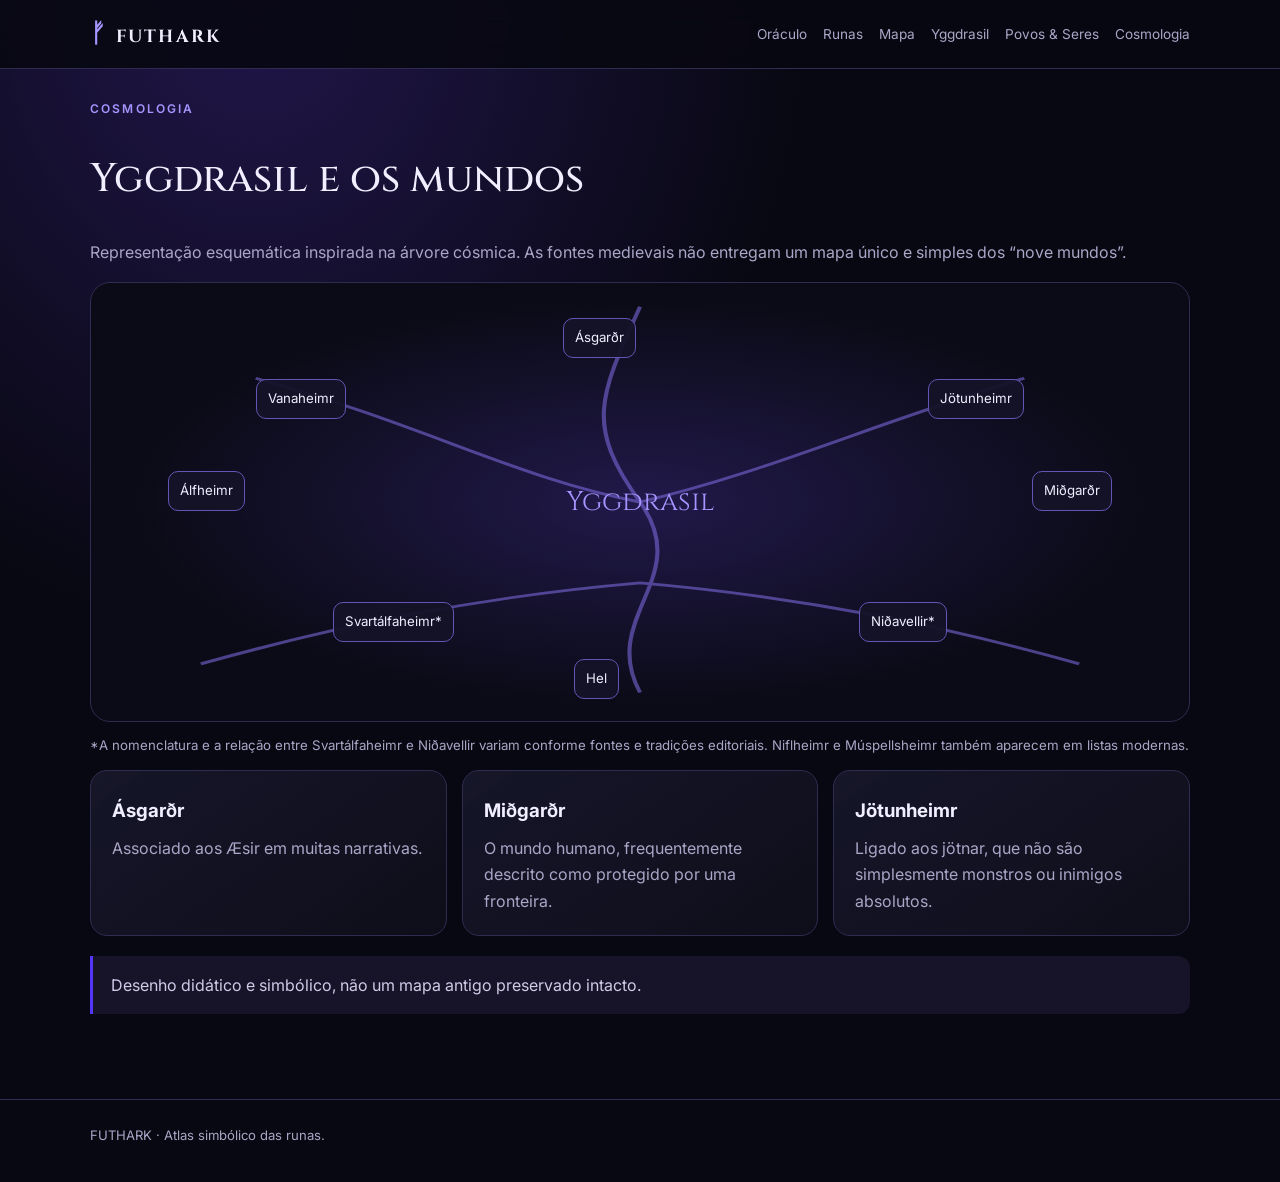
<file: atlas.html>
<!doctype html><html lang="pt-BR"><head><meta charset="utf-8"><meta name="viewport" content="width=device-width,initial-scale=1"><title>Yggdrasil · Futhark</title><link rel="stylesheet" href="assets/style.css"></head><body><header class="nav"><div class="wrap navin"><a class="brand" href="index.html"><span>ᚠ</span>FUTHARK</a><nav class="links"><a href="oraculo.html">Oráculo</a><a href="runas.html">Runas</a><a href="mapa.html">Mapa</a><a href="atlas.html">Yggdrasil</a><a href="povos.html">Povos & Seres</a><a href="cosmologia.html">Cosmologia</a></nav></div></header><main class="wrap"><section class="section"><div class="eyebrow">Cosmologia</div><h2>Yggdrasil e os mundos</h2><p class="muted">Representação esquemática inspirada na árvore cósmica. As fontes medievais não entregam um mapa único e simples dos “nove mundos”.</p><div class="tree"><svg viewBox="0 0 800 460" preserveAspectRatio="none"><path d="M400 430 C370 350 440 310 400 230 S370 120 400 25 M400 230 C310 205 245 150 120 100 M400 230 C490 200 565 150 680 100 M400 315 C280 330 180 360 80 400 M400 315 C520 330 620 360 720 400" fill="none" stroke="#7866d8" stroke-width="3" opacity=".6"/></svg><div class="treecore">Yggdrasil</div><div class="world w1">Ásgarðr</div><div class="world w2">Vanaheimr</div><div class="world w3">Jötunheimr</div><div class="world w4">Álfheimr</div><div class="world w5">Miðgarðr</div><div class="world w6">Svartálfaheimr*</div><div class="world w7">Niðavellir*</div><div class="world w8">Hel</div></div><p class="small">*A nomenclatura e a relação entre Svartálfaheimr e Niðavellir variam conforme fontes e tradições editoriais. Niflheimr e Múspellsheimr também aparecem em listas modernas.</p><div class="grid"><article class="card"><h3>Ásgarðr</h3><p>Associado aos Æsir em muitas narrativas.</p></article><article class="card"><h3>Miðgarðr</h3><p>O mundo humano, frequentemente descrito como protegido por uma fronteira.</p></article><article class="card"><h3>Jötunheimr</h3><p>Ligado aos jötnar, que não são simplesmente monstros ou inimigos absolutos.</p></article></div><div class="notice" style="margin-top:20px">Desenho didático e simbólico, não um mapa antigo preservado intacto.</div></section></main><footer class="footer"><div class="wrap">FUTHARK · Atlas simbólico das runas.</div></footer><script src="data/runes.js"></script><script src="data/groups.js"></script></body></html>
</file>
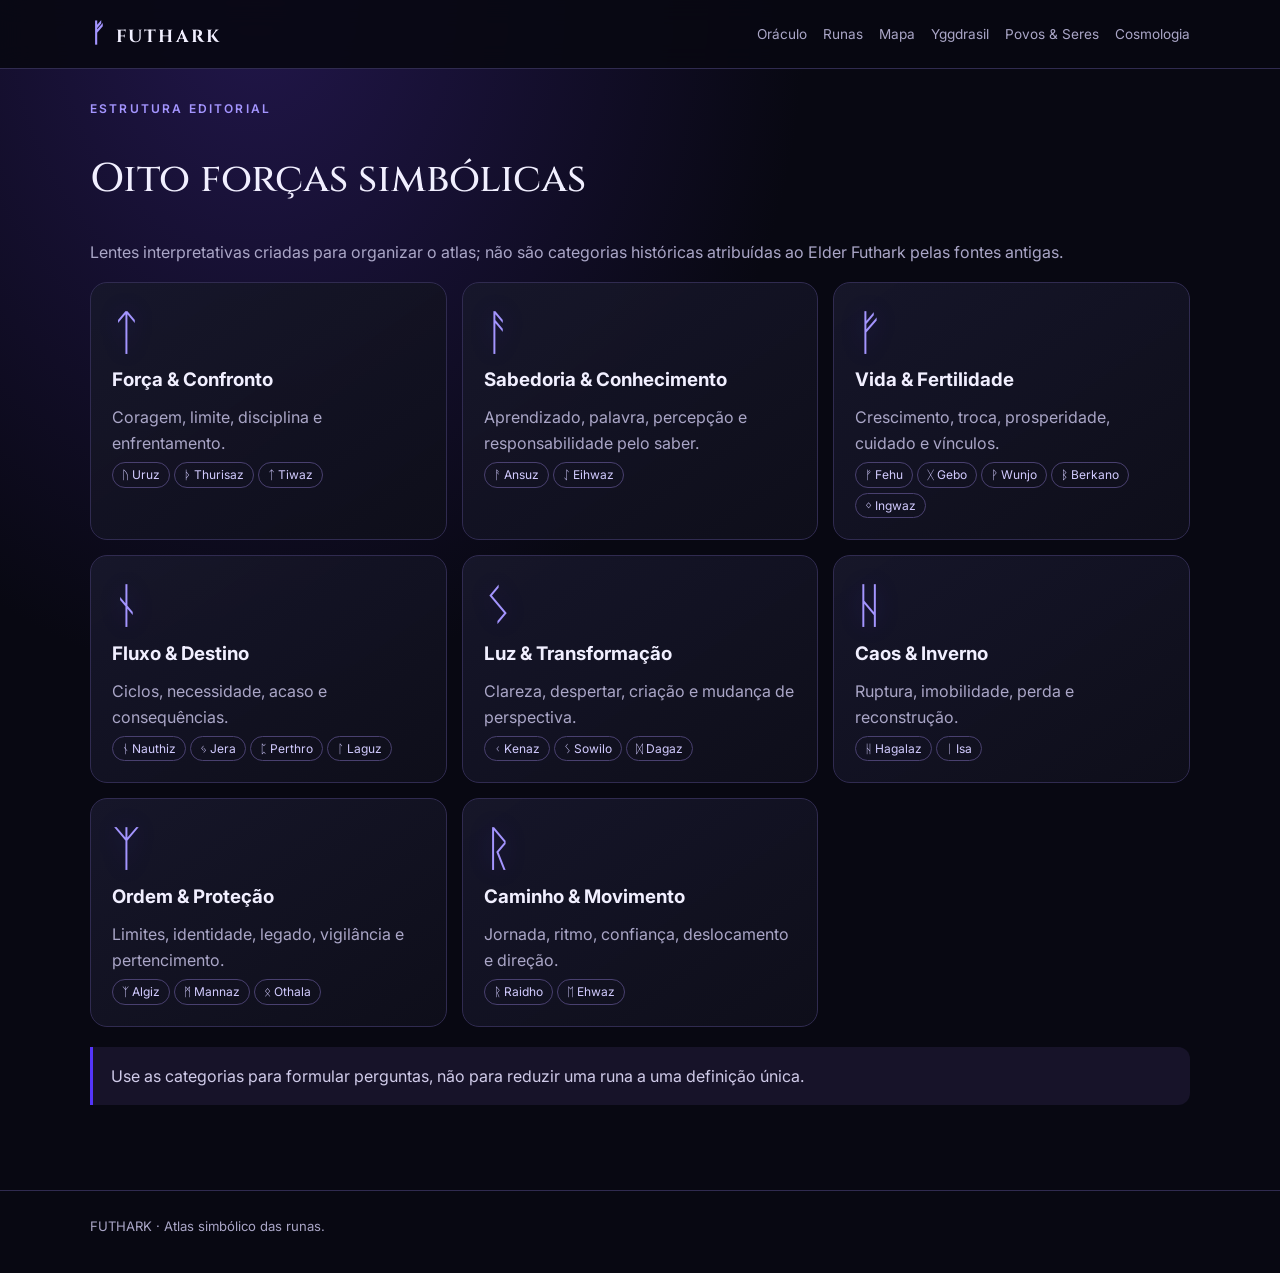
<file: cosmologia.html>
<!doctype html><html lang="pt-BR"><head><meta charset="utf-8"><meta name="viewport" content="width=device-width,initial-scale=1"><title>Cosmologia · Futhark</title><link rel="stylesheet" href="assets/style.css"></head><body><header class="nav"><div class="wrap navin"><a class="brand" href="index.html"><span>ᚠ</span>FUTHARK</a><nav class="links"><a href="oraculo.html">Oráculo</a><a href="runas.html">Runas</a><a href="mapa.html">Mapa</a><a href="atlas.html">Yggdrasil</a><a href="povos.html">Povos & Seres</a><a href="cosmologia.html">Cosmologia</a></nav></div></header><main class="wrap"><section class="section"><div class="eyebrow">Estrutura editorial</div><h2>Oito forças simbólicas</h2><p class="muted">Lentes interpretativas criadas para organizar o atlas; não são categorias históricas atribuídas ao Elder Futhark pelas fontes antigas.</p><div class="grid"><article class="card"><div class="glyph">ᛏ</div><h3>Força & Confronto</h3><p>Coragem, limite, disciplina e enfrentamento.</p><div><a class="tag" href="runa.html?id=2">ᚢ Uruz</a><a class="tag" href="runa.html?id=3">ᚦ Thurisaz</a><a class="tag" href="runa.html?id=17">ᛏ Tiwaz</a></div></article><article class="card"><div class="glyph">ᚨ</div><h3>Sabedoria & Conhecimento</h3><p>Aprendizado, palavra, percepção e responsabilidade pelo saber.</p><div><a class="tag" href="runa.html?id=4">ᚨ Ansuz</a><a class="tag" href="runa.html?id=13">ᛇ Eihwaz</a></div></article><article class="card"><div class="glyph">ᚠ</div><h3>Vida & Fertilidade</h3><p>Crescimento, troca, prosperidade, cuidado e vínculos.</p><div><a class="tag" href="runa.html?id=1">ᚠ Fehu</a><a class="tag" href="runa.html?id=7">ᚷ Gebo</a><a class="tag" href="runa.html?id=8">ᚹ Wunjo</a><a class="tag" href="runa.html?id=18">ᛒ Berkano</a><a class="tag" href="runa.html?id=22">ᛜ Ingwaz</a></div></article><article class="card"><div class="glyph">ᚾ</div><h3>Fluxo & Destino</h3><p>Ciclos, necessidade, acaso e consequências.</p><div><a class="tag" href="runa.html?id=10">ᚾ Nauthiz</a><a class="tag" href="runa.html?id=12">ᛃ Jera</a><a class="tag" href="runa.html?id=14">ᛈ Perthro</a><a class="tag" href="runa.html?id=21">ᛚ Laguz</a></div></article><article class="card"><div class="glyph">ᛊ</div><h3>Luz & Transformação</h3><p>Clareza, despertar, criação e mudança de perspectiva.</p><div><a class="tag" href="runa.html?id=6">ᚲ Kenaz</a><a class="tag" href="runa.html?id=16">ᛊ Sowilo</a><a class="tag" href="runa.html?id=23">ᛞ Dagaz</a></div></article><article class="card"><div class="glyph">ᚺ</div><h3>Caos & Inverno</h3><p>Ruptura, imobilidade, perda e reconstrução.</p><div><a class="tag" href="runa.html?id=9">ᚺ Hagalaz</a><a class="tag" href="runa.html?id=11">ᛁ Isa</a></div></article><article class="card"><div class="glyph">ᛉ</div><h3>Ordem & Proteção</h3><p>Limites, identidade, legado, vigilância e pertencimento.</p><div><a class="tag" href="runa.html?id=15">ᛉ Algiz</a><a class="tag" href="runa.html?id=20">ᛗ Mannaz</a><a class="tag" href="runa.html?id=24">ᛟ Othala</a></div></article><article class="card"><div class="glyph">ᚱ</div><h3>Caminho & Movimento</h3><p>Jornada, ritmo, confiança, deslocamento e direção.</p><div><a class="tag" href="runa.html?id=5">ᚱ Raidho</a><a class="tag" href="runa.html?id=19">ᛖ Ehwaz</a></div></article></div><div class="notice" style="margin-top:20px">Use as categorias para formular perguntas, não para reduzir uma runa a uma definição única.</div></section></main><footer class="footer"><div class="wrap">FUTHARK · Atlas simbólico das runas.</div></footer><script src="data/runes.js"></script><script src="data/groups.js"></script></body></html>
</file>
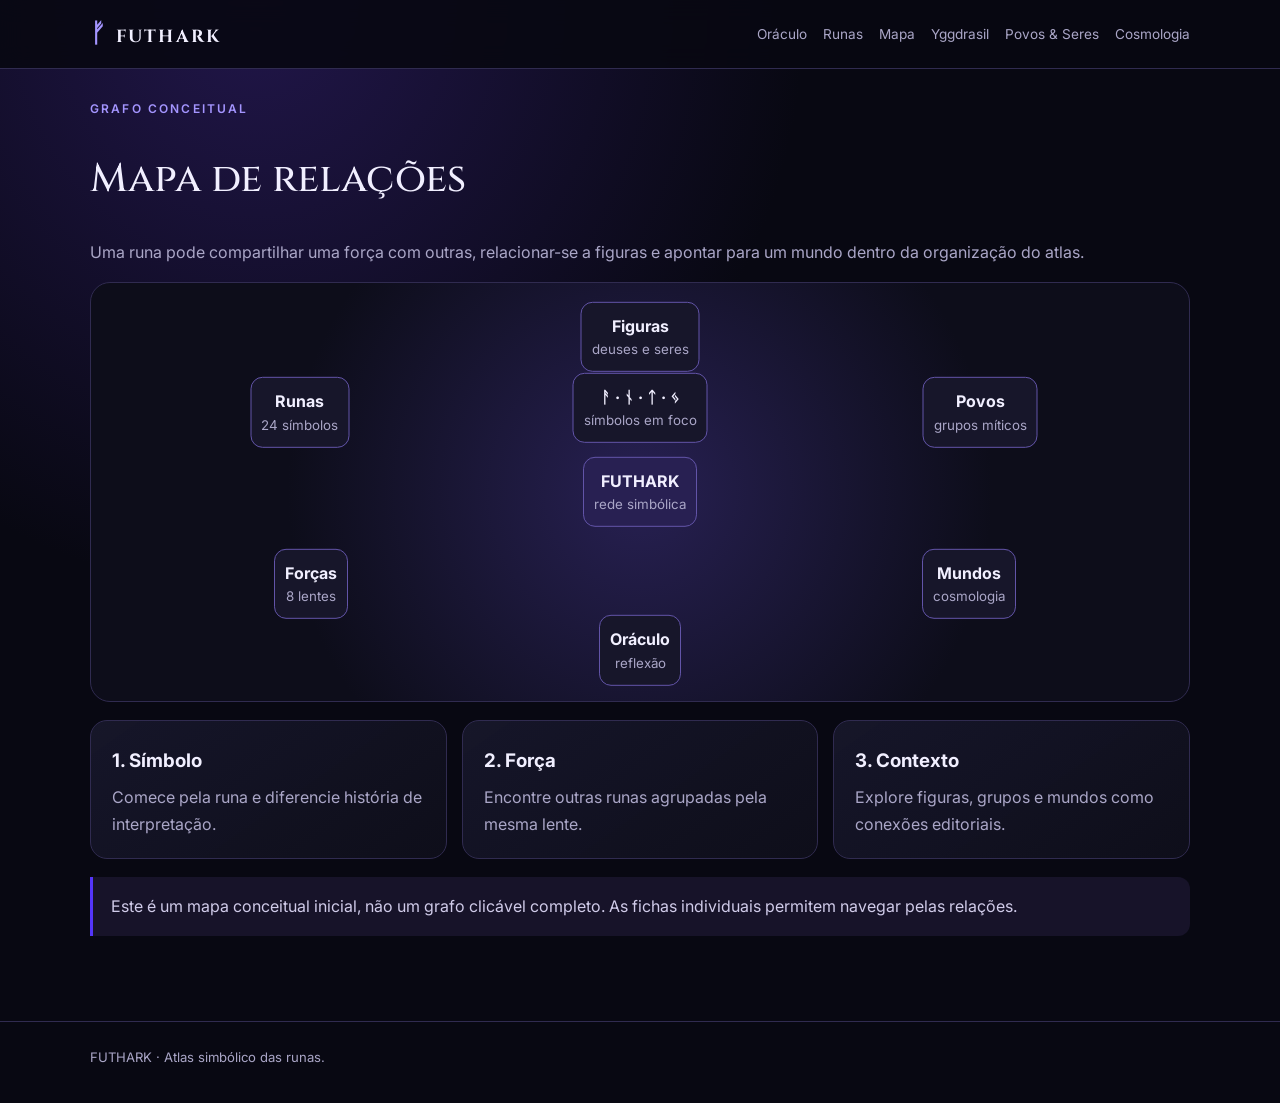
<file: mapa.html>
<!doctype html><html lang="pt-BR"><head><meta charset="utf-8"><meta name="viewport" content="width=device-width,initial-scale=1"><title>Mapa de Relações · Futhark</title><link rel="stylesheet" href="assets/style.css"></head><body><header class="nav"><div class="wrap navin"><a class="brand" href="index.html"><span>ᚠ</span>FUTHARK</a><nav class="links"><a href="oraculo.html">Oráculo</a><a href="runas.html">Runas</a><a href="mapa.html">Mapa</a><a href="atlas.html">Yggdrasil</a><a href="povos.html">Povos & Seres</a><a href="cosmologia.html">Cosmologia</a></nav></div></header><main class="wrap"><section class="section"><div class="eyebrow">Grafo conceitual</div><h2>Mapa de relações</h2><p class="muted">Uma runa pode compartilhar uma força com outras, relacionar-se a figuras e apontar para um mundo dentro da organização do atlas.</p><div class="mapcanvas"><div class="mapnode n1"><strong>Figuras</strong><small>deuses e seres</small></div><div class="mapnode n2"><strong>Runas</strong><small>24 símbolos</small></div><div class="mapnode n3"><strong>Povos</strong><small>grupos míticos</small></div><div class="mapnode n4"><strong>Forças</strong><small>8 lentes</small></div><div class="mapnode n5"><strong>Mundos</strong><small>cosmologia</small></div><div class="mapnode n6"><strong>Oráculo</strong><small>reflexão</small></div><div class="mapnode center"><strong>FUTHARK</strong><small>rede simbólica</small></div><div class="mapnode n7"><strong>ᚨ · ᚾ · ᛏ · ᛃ</strong><small>símbolos em foco</small></div></div><div class="grid" style="margin-top:18px"><article class="card"><h3>1. Símbolo</h3><p>Comece pela runa e diferencie história de interpretação.</p></article><article class="card"><h3>2. Força</h3><p>Encontre outras runas agrupadas pela mesma lente.</p></article><article class="card"><h3>3. Contexto</h3><p>Explore figuras, grupos e mundos como conexões editoriais.</p></article></div><div class="notice" style="margin-top:18px">Este é um mapa conceitual inicial, não um grafo clicável completo. As fichas individuais permitem navegar pelas relações.</div></section></main><footer class="footer"><div class="wrap">FUTHARK · Atlas simbólico das runas.</div></footer><script src="data/runes.js"></script><script src="data/groups.js"></script></body></html>
</file>
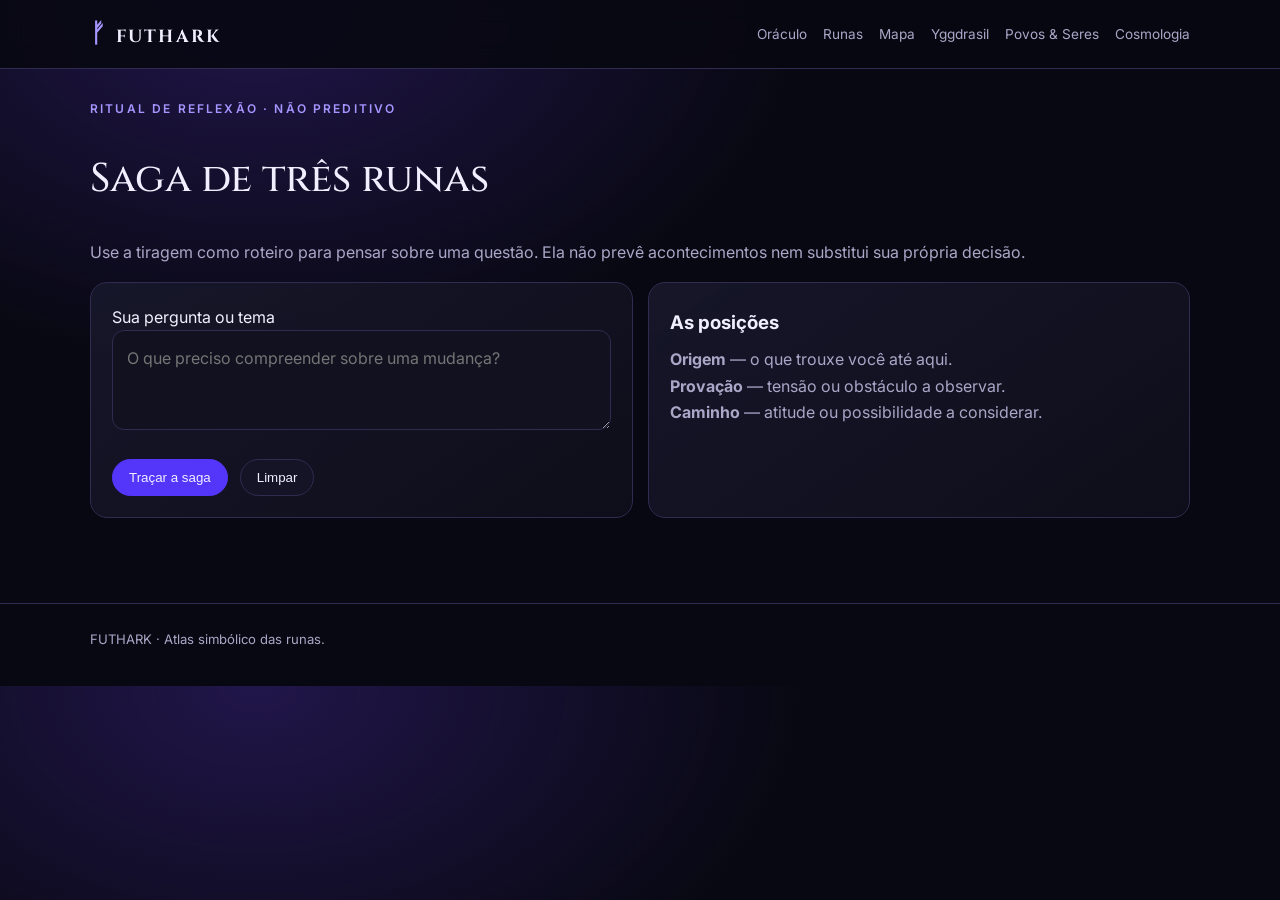
<file: oraculo.html>
<!doctype html><html lang="pt-BR"><head><meta charset="utf-8"><meta name="viewport" content="width=device-width,initial-scale=1"><title>Oráculo · Futhark</title><link rel="stylesheet" href="assets/style.css"></head><body><header class="nav"><div class="wrap navin"><a class="brand" href="index.html"><span>ᚠ</span>FUTHARK</a><nav class="links"><a href="oraculo.html">Oráculo</a><a href="runas.html">Runas</a><a href="mapa.html">Mapa</a><a href="atlas.html">Yggdrasil</a><a href="povos.html">Povos & Seres</a><a href="cosmologia.html">Cosmologia</a></nav></div></header><main class="wrap"><section class="section"><div class="eyebrow">Ritual de reflexão · não preditivo</div><h2>Saga de três runas</h2><p class="muted">Use a tiragem como roteiro para pensar sobre uma questão. Ela não prevê acontecimentos nem substitui sua própria decisão.</p><div class="split"><div class="card"><label for="question">Sua pergunta ou tema</label><textarea id="question" placeholder="O que preciso compreender sobre uma mudança?"></textarea><div class="actions"><button class="btn primary" id="draw">Traçar a saga</button><button class="btn" id="clear">Limpar</button></div></div><div class="card"><h3>As posições</h3><p><b>Origem</b> — o que trouxe você até aqui.</p><p><b>Provação</b> — tensão ou obstáculo a observar.</p><p><b>Caminho</b> — atitude ou possibilidade a considerar.</p></div></div><div id="result" class="result"></div></section></main><footer class="footer"><div class="wrap">FUTHARK · Atlas simbólico das runas.</div></footer><script src="data/runes.js"></script><script src="data/groups.js"></script><script>const out=document.getElementById('result'),labels=['Origem','Provação','Caminho'];document.getElementById('draw').onclick=()=>{let q=document.getElementById('question').value.trim(),p=[...RUNES].sort(()=>Math.random()-.5).slice(0,3);out.innerHTML=(q?`<p><b>Tema:</b> ${q.replace(/[&<>"]/g,c=>({'&':'&amp;','<':'&lt;','>':'&gt;','"':'&quot;'}[c]))}</p>`:'')+`<div class="grid">${p.map((r,i)=>`<article class="card"><div class="eyebrow">${labels[i]}</div><div class="glyph">${r.symbol}</div><h3>${r.name}</h3><p>${r.meaning}</p><p style="margin-top:12px"><b>Potência:</b> ${r.light.slice(0,2).join(', ')}.</p><p><b>Tensão:</b> ${r.shadow[0]}.</p><a class="btn" style="margin-top:12px" href="runa.html?id=${r.id}">Abrir ficha ↗</a></article>`).join('')}</div><article class="card" style="margin-top:15px"><h3>Fio narrativo</h3><p>A força de ${p[0].name} pode representar o ponto de partida; ${p[1].name} nomeia uma tensão a observar; ${p[2].name} oferece uma lente para pensar no próximo passo. O que descreve sua situação — e o que não descreve?</p></article>`};document.getElementById('clear').onclick=()=>{document.getElementById('question').value='';out.innerHTML=''};</script></body></html>
</file>
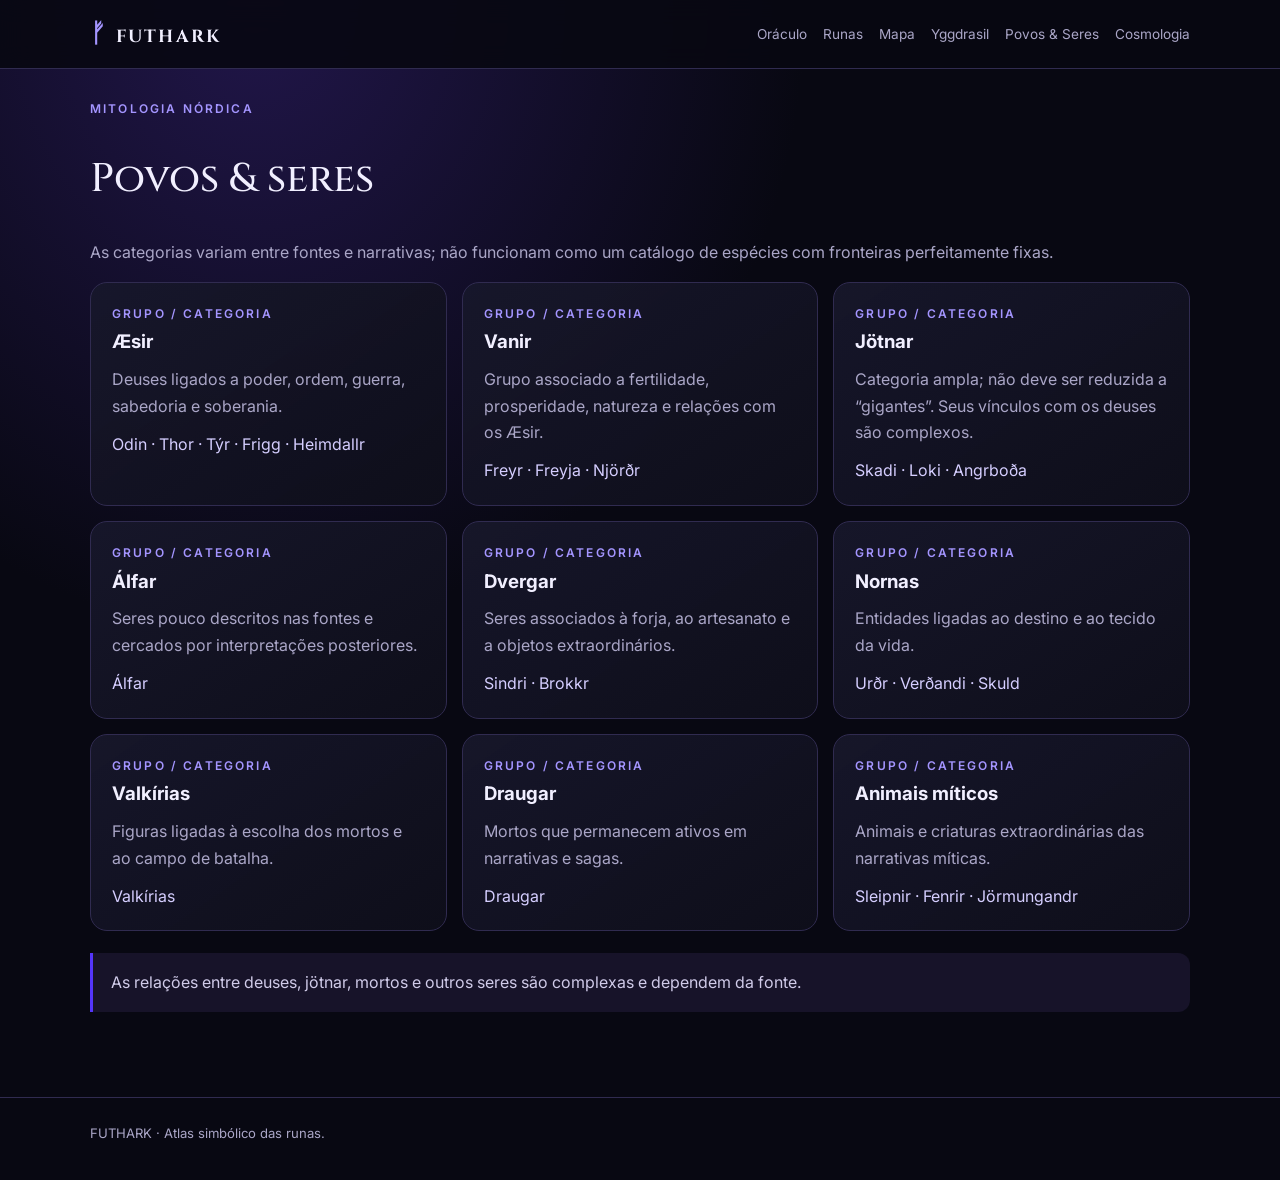
<file: povos.html>
<!doctype html><html lang="pt-BR"><head><meta charset="utf-8"><meta name="viewport" content="width=device-width,initial-scale=1"><title>Povos e Seres · Futhark</title><link rel="stylesheet" href="assets/style.css"></head><body><header class="nav"><div class="wrap navin"><a class="brand" href="index.html"><span>ᚠ</span>FUTHARK</a><nav class="links"><a href="oraculo.html">Oráculo</a><a href="runas.html">Runas</a><a href="mapa.html">Mapa</a><a href="atlas.html">Yggdrasil</a><a href="povos.html">Povos & Seres</a><a href="cosmologia.html">Cosmologia</a></nav></div></header><main class="wrap"><section class="section"><div class="eyebrow">Mitologia nórdica</div><h2>Povos & seres</h2><p class="muted">As categorias variam entre fontes e narrativas; não funcionam como um catálogo de espécies com fronteiras perfeitamente fixas.</p><div id="groups" class="grid"></div><div class="notice" style="margin-top:22px">As relações entre deuses, jötnar, mortos e outros seres são complexas e dependem da fonte.</div></section></main><footer class="footer"><div class="wrap">FUTHARK · Atlas simbólico das runas.</div></footer><script src="data/runes.js"></script><script src="data/groups.js"></script><script>document.getElementById("groups").innerHTML=GROUPS.map(g=>`<article class="card"><div class="eyebrow">Grupo / categoria</div><h3>${g.name}</h3><p>${g.description}</p><p style="margin-top:12px;color:#d5ceff">${g.figures}</p></article>`).join("");</script></body></html>
</file>
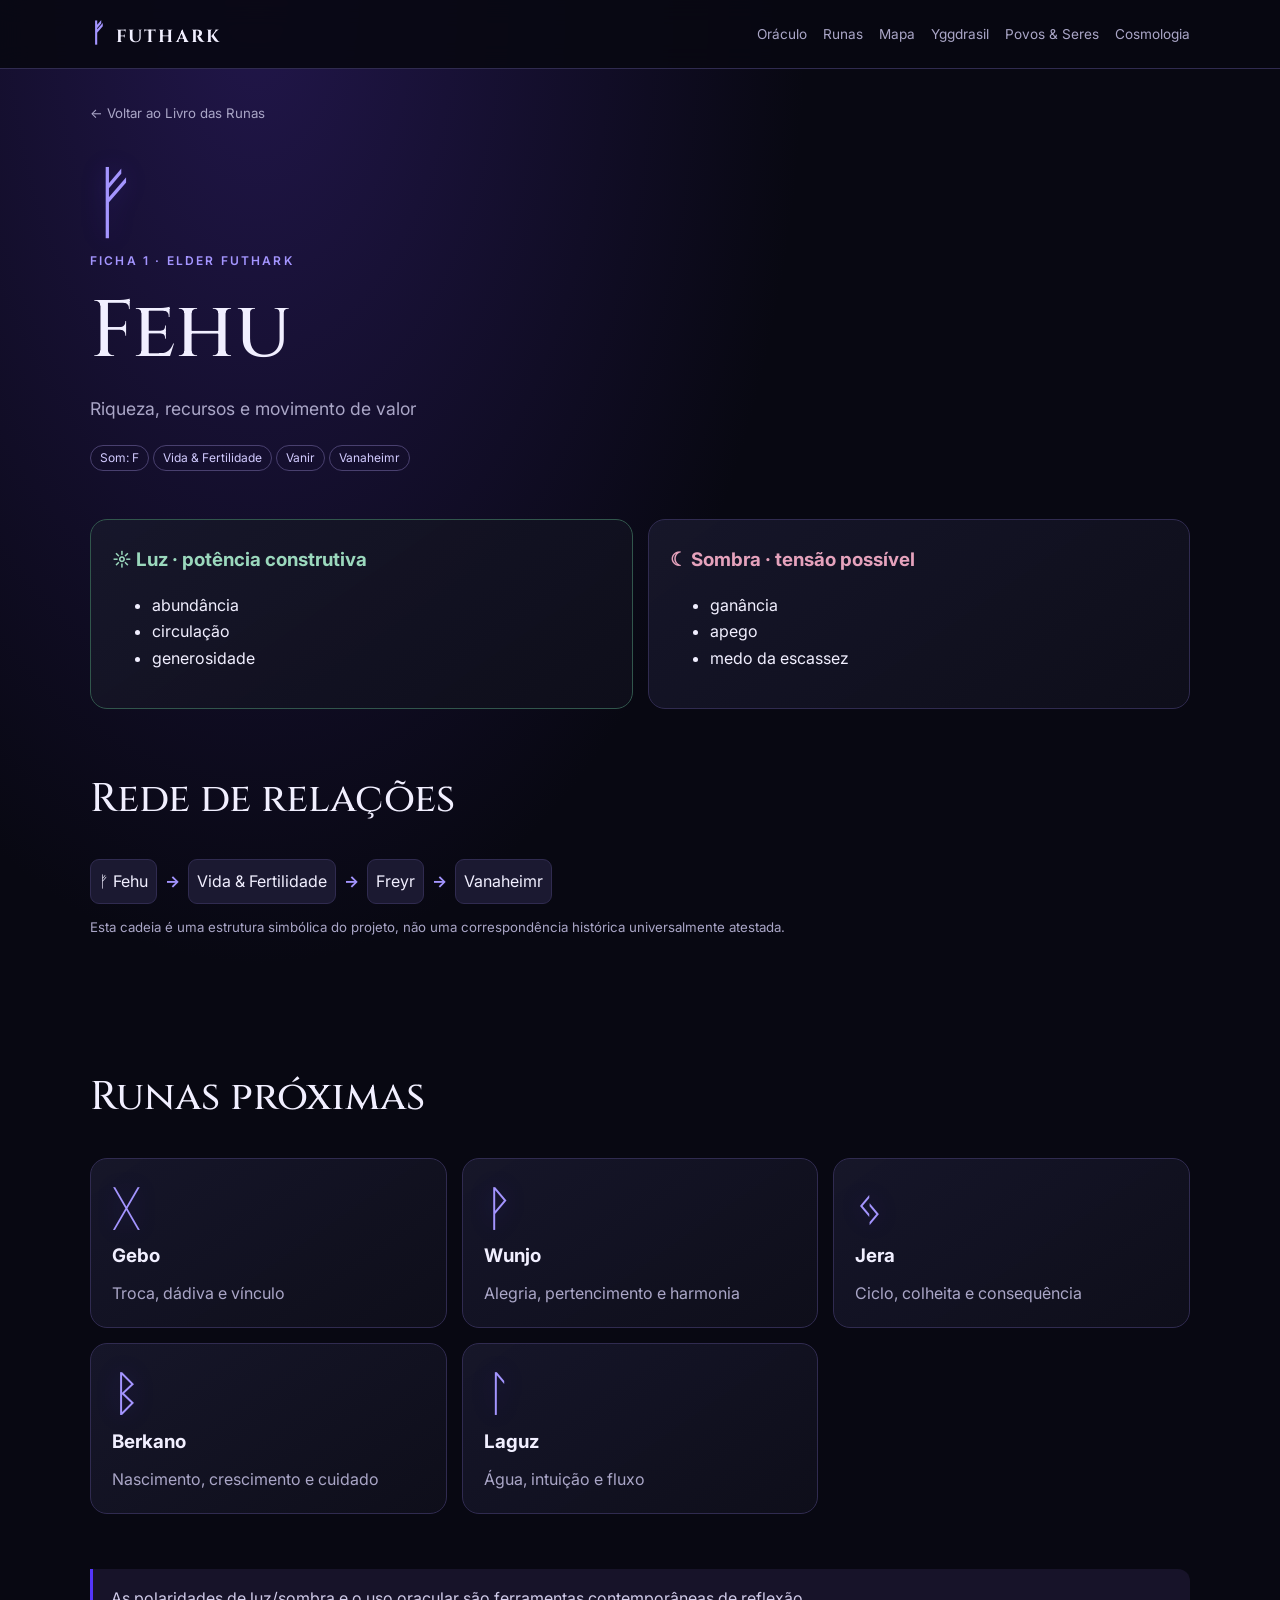
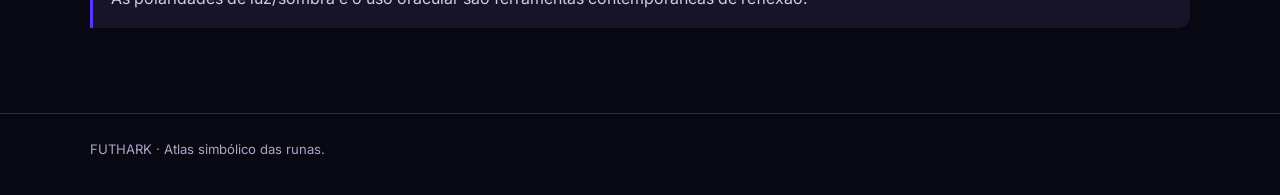
<file: runa.html>
<!doctype html><html lang="pt-BR"><head><meta charset="utf-8"><meta name="viewport" content="width=device-width,initial-scale=1"><title>Ficha de Runa · Futhark</title><link rel="stylesheet" href="assets/style.css"></head><body><header class="nav"><div class="wrap navin"><a class="brand" href="index.html"><span>ᚠ</span>FUTHARK</a><nav class="links"><a href="oraculo.html">Oráculo</a><a href="runas.html">Runas</a><a href="mapa.html">Mapa</a><a href="atlas.html">Yggdrasil</a><a href="povos.html">Povos & Seres</a><a href="cosmologia.html">Cosmologia</a></nav></div></header><main class="wrap"><section class="section" id="detail"><p>Carregando ficha…</p></section></main><footer class="footer"><div class="wrap">FUTHARK · Atlas simbólico das runas.</div></footer><script src="data/runes.js"></script><script src="data/groups.js"></script><script>const id=Number(new URLSearchParams(location.search).get('id'))||1,r=RUNES.find(x=>x.id===id)||RUNES[0],rel=RUNES.filter(x=>x.id!==r.id&&(x.force===r.force||x.group===r.group||x.world===r.world)).slice(0,5);document.getElementById('detail').innerHTML=`<a class="small" href="runas.html">← Voltar ao Livro das Runas</a><div class="hero" style="padding-top:30px"><div class="glyph" style="font-size:5rem">${r.symbol}</div><div class="eyebrow">Ficha ${r.id} · Elder Futhark</div><h1>${r.name}</h1><p>${r.meaning}</p><span class="tag">Som: ${r.sound}</span><span class="tag">${r.force}</span><span class="tag">${r.group}</span><span class="tag">${r.world}</span></div><div class="columns"><article class="card light"><h3>☼ Luz · potência construtiva</h3><ul>${r.light.map(x=>`<li>${x}</li>`).join('')}</ul></article><article class="card shadow"><h3>☾ Sombra · tensão possível</h3><ul>${r.shadow.map(x=>`<li>${x}</li>`).join('')}</ul></article></div><section class="section"><h2>Rede de relações</h2><div class="path"><span>${r.symbol} ${r.name}</span><b>→</b><span>${r.force}</span><b>→</b><span>${r.figure}</span><b>→</b><span>${r.world}</span></div><p class="small">Esta cadeia é uma estrutura simbólica do projeto, não uma correspondência histórica universalmente atestada.</p></section><section class="section"><h2>Runas próximas</h2><div class="grid">${rel.map(x=>`<a class="card" href="runa.html?id=${x.id}"><div class="glyph">${x.symbol}</div><h3>${x.name}</h3><p>${x.meaning}</p></a>`).join('')}</div></section><div class="notice">As polaridades de luz/sombra e o uso oracular são ferramentas contemporâneas de reflexão.</div>`;</script></body></html>
</file>
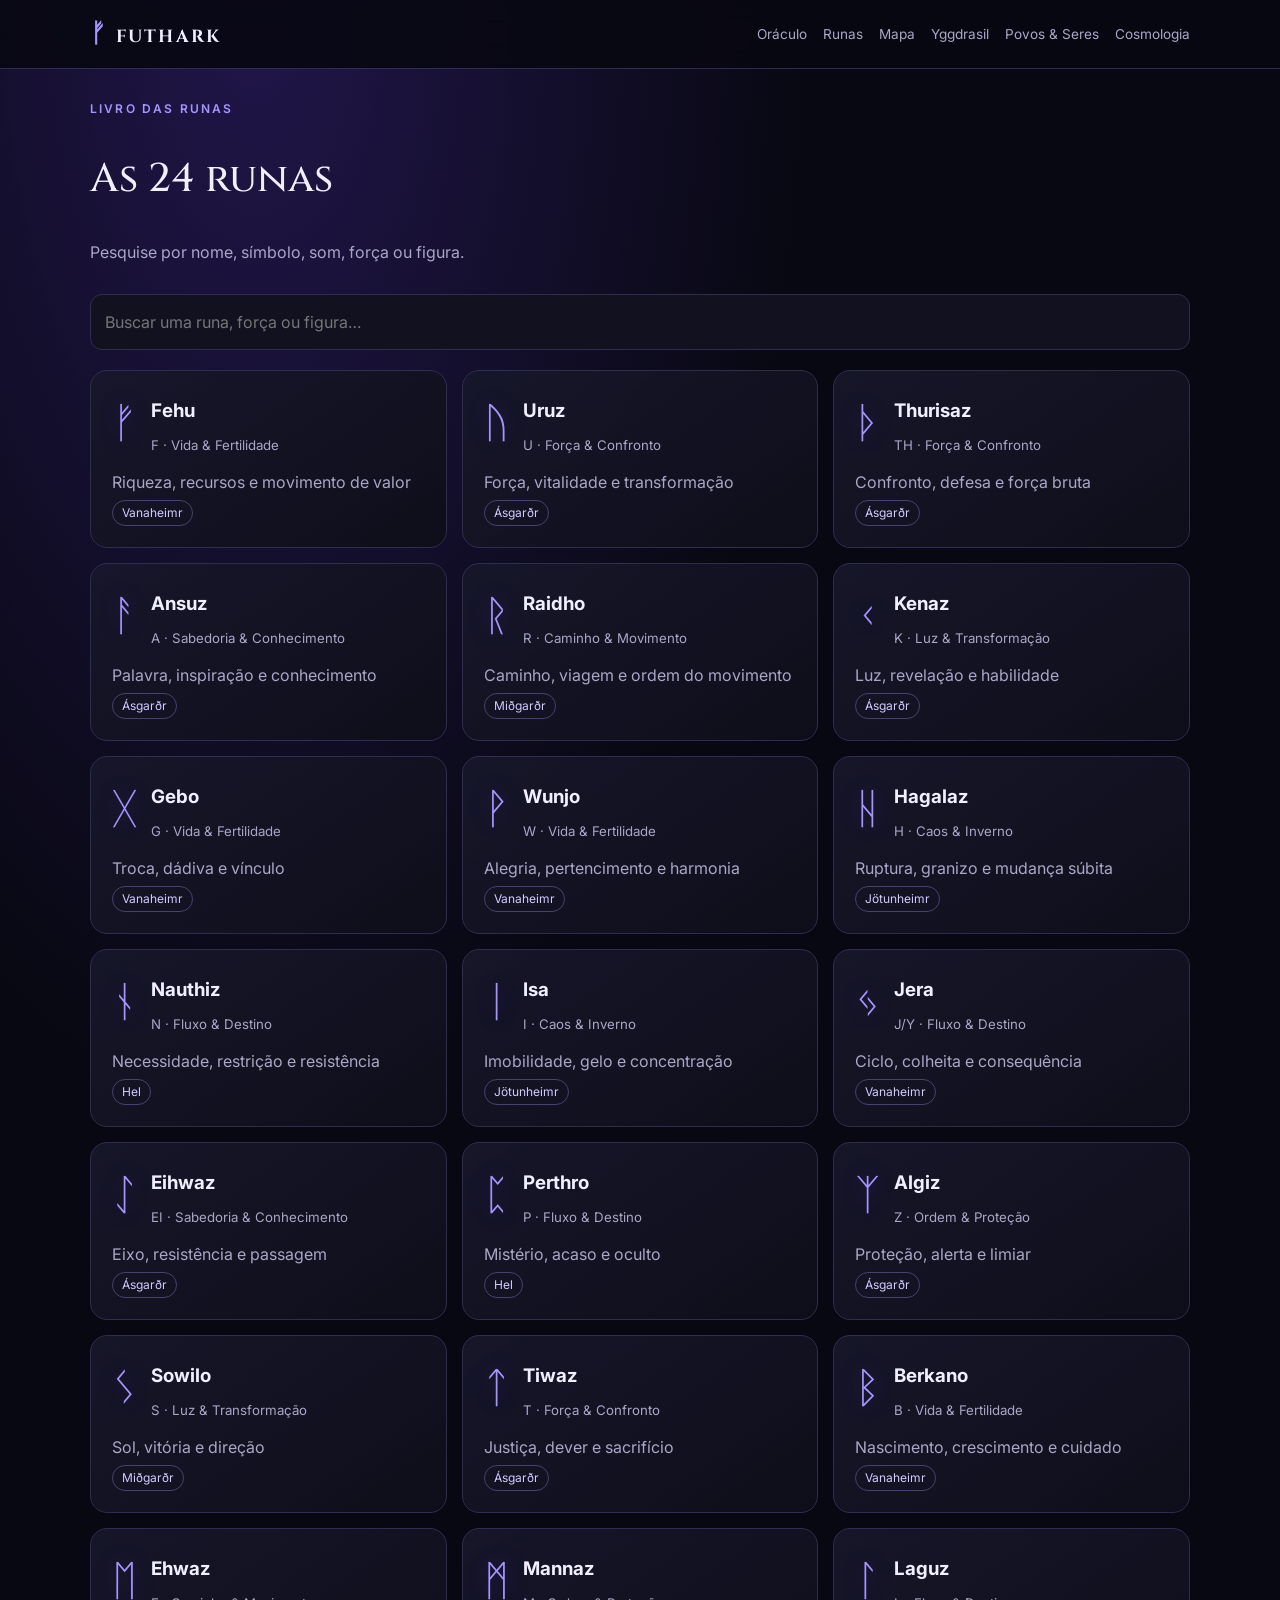
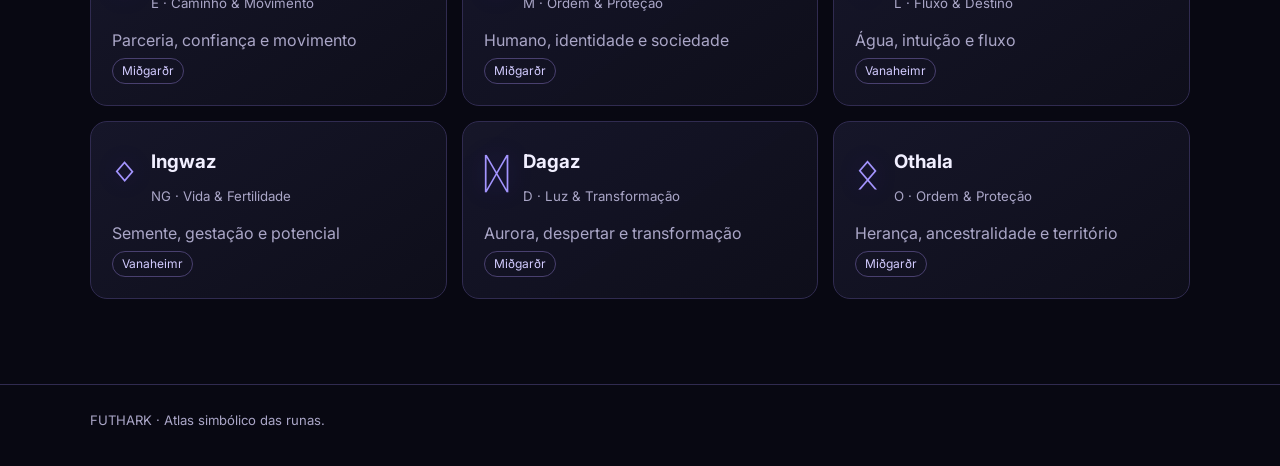
<file: runas.html>
<!doctype html><html lang="pt-BR"><head><meta charset="utf-8"><meta name="viewport" content="width=device-width,initial-scale=1"><title>Runas · Futhark</title><link rel="stylesheet" href="assets/style.css"></head><body><header class="nav"><div class="wrap navin"><a class="brand" href="index.html"><span>ᚠ</span>FUTHARK</a><nav class="links"><a href="oraculo.html">Oráculo</a><a href="runas.html">Runas</a><a href="mapa.html">Mapa</a><a href="atlas.html">Yggdrasil</a><a href="povos.html">Povos & Seres</a><a href="cosmologia.html">Cosmologia</a></nav></div></header><main class="wrap"><section class="section"><div class="eyebrow">Livro das Runas</div><h2>As 24 runas</h2><p class="muted">Pesquise por nome, símbolo, som, força ou figura.</p><input id="search" class="search" placeholder="Buscar uma runa, força ou figura…"><div id="runes" class="grid"></div></section></main><footer class="footer"><div class="wrap">FUTHARK · Atlas simbólico das runas.</div></footer><script src="data/runes.js"></script><script src="data/groups.js"></script><script>const root=document.getElementById('runes'),s=document.getElementById('search');function render(){let q=s.value.toLowerCase(),a=RUNES.filter(r=>Object.values(r).flat().join(' ').toLowerCase().includes(q));root.innerHTML=a.map(r=>`<a class="card rune-card" href="runa.html?id=${r.id}"><div class="rune-top"><div class="glyph">${r.symbol}</div><div><h3>${r.name}</h3><div class="small">${r.sound} · ${r.force}</div></div></div><p style="margin-top:12px">${r.meaning}</p><span class="tag">${r.world}</span></a>`).join('')||'<p>Nenhuma runa encontrada.</p>'}s.addEventListener('input',render);render();</script></body></html>
</file>
<file: assets/style.css>
@import url('https://fonts.googleapis.com/css2?family=Cinzel:wght@400;600;700&family=Inter:wght@300;400;600&display=swap');:root{--bg:#080812;--panel:#141426;--text:#f1efff;--muted:#aaa6c7;--a:#5435fa;--a2:#a495ff;--line:#302b50}*{box-sizing:border-box}body{margin:0;background:radial-gradient(ellipse at 20% 0%,#21164a,transparent 38%),var(--bg);color:var(--text);font:16px/1.65 Inter,sans-serif}a{color:inherit;text-decoration:none}.wrap{width:min(1100px,92%);margin:auto}.nav{position:sticky;top:0;background:#080812e8;backdrop-filter:blur(12px);border-bottom:1px solid var(--line);z-index:5}.navin{display:flex;align-items:center;justify-content:space-between;gap:20px;min-height:68px}.brand{font:700 1.1rem Cinzel;letter-spacing:.12em}.brand span,.glyph{color:var(--a2)}.brand span{font-size:1.6rem;margin-right:8px}.links{display:flex;flex-wrap:wrap;gap:16px;font-size:.85rem;color:var(--muted)}.links a:hover{color:white}.hero{padding:75px 0 48px;max-width:850px}.eyebrow{font-size:.75rem;letter-spacing:.18em;text-transform:uppercase;color:var(--a2);font-weight:600}.hero h1{font:500 clamp(2.7rem,7vw,5rem)/1.08 Cinzel;margin:18px 0}.hero p,.muted{color:var(--muted)}.hero p{font-size:1.1rem;max-width:720px}.actions{display:flex;gap:12px;flex-wrap:wrap;margin-top:22px}.btn{display:inline-block;border:1px solid var(--line);border-radius:999px;background:var(--panel);padding:10px 16px;color:var(--text);cursor:pointer}.primary{background:var(--a);border-color:var(--a)}.section{padding:30px 0 55px}.section h2{font:500 clamp(1.8rem,4vw,2.5rem) Cinzel}.grid{display:grid;grid-template-columns:repeat(3,minmax(0,1fr));gap:15px}.card{border:1px solid var(--line);background:linear-gradient(145deg,#17172bee,#0e0e1a);border-radius:17px;padding:21px;min-width:0}.card:hover{border-color:#7261c7}.card h3{margin:4px 0 8px}.card p{color:var(--muted);margin:0}.glyph{font:3rem/1.2 serif;text-shadow:0 0 25px #5435fa44}.tag{display:inline-block;border:1px solid #49406f;border-radius:999px;padding:2px 9px;margin:5px 4px 0 0;font-size:.75rem;color:#d2cbff}.notice{border-left:3px solid var(--a);padding:16px 18px;background:#171329;border-radius:0 12px 12px 0;color:#d0cbe9}.search,textarea{width:100%;padding:14px;background:#111120;color:var(--text);border:1px solid var(--line);border-radius:12px;font:inherit}.search{margin:12px 0 20px}.rune-card{cursor:pointer}.rune-top{display:flex;gap:14px;align-items:center}.rune-top .glyph{font-size:2.6rem}.small{font-size:.83rem;color:var(--muted)}.columns,.split{display:grid;grid-template-columns:1fr 1fr;gap:15px}.light{border-color:#31564c}.light h3{color:#9bd8bd}.shadow h3{color:#e5a2bc}.path{display:flex;gap:8px;flex-wrap:wrap;align-items:center}.path span{padding:8px;background:#1b1931;border:1px solid var(--line);border-radius:9px}.path b{color:var(--a2)}.mapcanvas,.tree{position:relative;min-height:420px;border:1px solid var(--line);border-radius:20px;background:radial-gradient(circle,#272052,transparent 60%),#0d0d1a;overflow:hidden}.mapnode{position:absolute;transform:translate(-50%,-50%);padding:10px;background:#17162a;border:1px solid #6254a8;border-radius:12px;text-align:center}.mapnode strong,.mapnode small{display:block}.mapnode small{color:var(--muted)}.center{left:50%;top:50%;background:#282052}.n1{left:50%;top:13%}.n2{left:19%;top:31%}.n3{left:81%;top:31%}.n4{left:20%;top:72%}.n5{left:80%;top:72%}.n6{left:50%;top:88%}.n7{left:50%;top:30%}.tree{display:grid;place-items:center;min-height:440px;background:radial-gradient(ellipse,#21194a,transparent 65%),#0b0b17}.tree svg{position:absolute;width:100%;height:100%}.treecore{z-index:1;font:1.7rem Cinzel;color:var(--a2)}.world{position:absolute;padding:8px 11px;background:#141327ee;border:1px solid #6554b5;border-radius:10px;font-size:.83rem}.w1{top:8%;left:43%}.w2{top:22%;left:15%}.w3{top:22%;right:15%}.w4{top:43%;left:7%}.w5{top:43%;right:7%}.w6{bottom:18%;left:22%}.w7{bottom:18%;right:22%}.w8{bottom:5%;left:44%}.footer{border-top:1px solid var(--line);margin-top:30px;padding:25px 0 35px;color:var(--muted);font-size:.82rem}textarea{min-height:100px}.result{margin-top:20px}@media(max-width:760px){.navin{align-items:flex-start;flex-direction:column;padding:13px 0}.grid{grid-template-columns:repeat(2,minmax(0,1fr))}.columns,.split{grid-template-columns:1fr}.hero{padding-top:50px}}@media(max-width:520px){.grid{grid-template-columns:1fr}.mapnode{font-size:.75rem;padding:7px}.mapcanvas{min-height:460px}}
/* FUTHARK V7 — Oráculo */

.oracle-setup {
  align-items: start;
  margin-top: 24px;
}

.oracle-setup h2,
.oracle-heading h2,
.oracle-synthesis h2 {
  font-family: Cinzel, serif;
}

.oracle-label {
  display: block;
  margin-top: 18px;
  margin-bottom: 6px;
  font-weight: 600;
}

.oracle-select {
  display: block;
  color: var(--text);
  background-color: var(--panel);
  cursor: pointer;
}

.oracle-note {
  margin-top: 20px;
  font-size: 0.9rem;
}

.oracle-heading {
  margin: 32px 0 18px;
}

.oracle-grid {
  align-items: stretch;
}

.oracle-card {
  display: flex;
  flex-direction: column;
  gap: 12px;
}

.oracle-card h2 {
  margin: 0;
  font: 600 1.25rem Cinzel, serif;
}

.oracle-rune {
  display: grid;
  place-items: center;
  min-height: 105px;
  color: var(--a2);
  font: 4.5rem/1.2 serif;
  text-shadow: 0 0 25px #5435fa44;
}

.rune-reversed {
  transform: rotate(180deg);
}

.oracle-orientation {
  align-self: flex-start;
  padding: 3px 10px;
  border: 1px solid var(--line);
  border-radius: 999px;
  color: var(--muted);
  font-size: 0.8rem;
}

.oracle-polarity {
  margin-top: 8px !important;
}

.oracle-link {
  align-self: flex-start;
  margin-top: auto;
}

.oracle-synthesis {
  margin-top: 18px;
}

.oracle-synthesis ol {
  padding-left: 24px;
}

.oracle-synthesis li {
  margin: 10px 0;
  color: var(--muted);
}

#question:focus-visible,
#spread:focus-visible,
.btn:focus-visible,
.links a:focus-visible,
a:focus-visible {
  outline: 2px solid var(--a2);
  outline-offset: 4px;
}

#result:empty {
  display: none;
}

@media (max-width: 760px) {
  .oracle-setup {
    grid-template-columns: 1fr;
  }

  .oracle-rune {
    min-height: 85px;
  }
}

@media (prefers-reduced-motion: reduce) {
  .oracle-rune {
    scroll-behavior: auto;
  }
}
</file>
